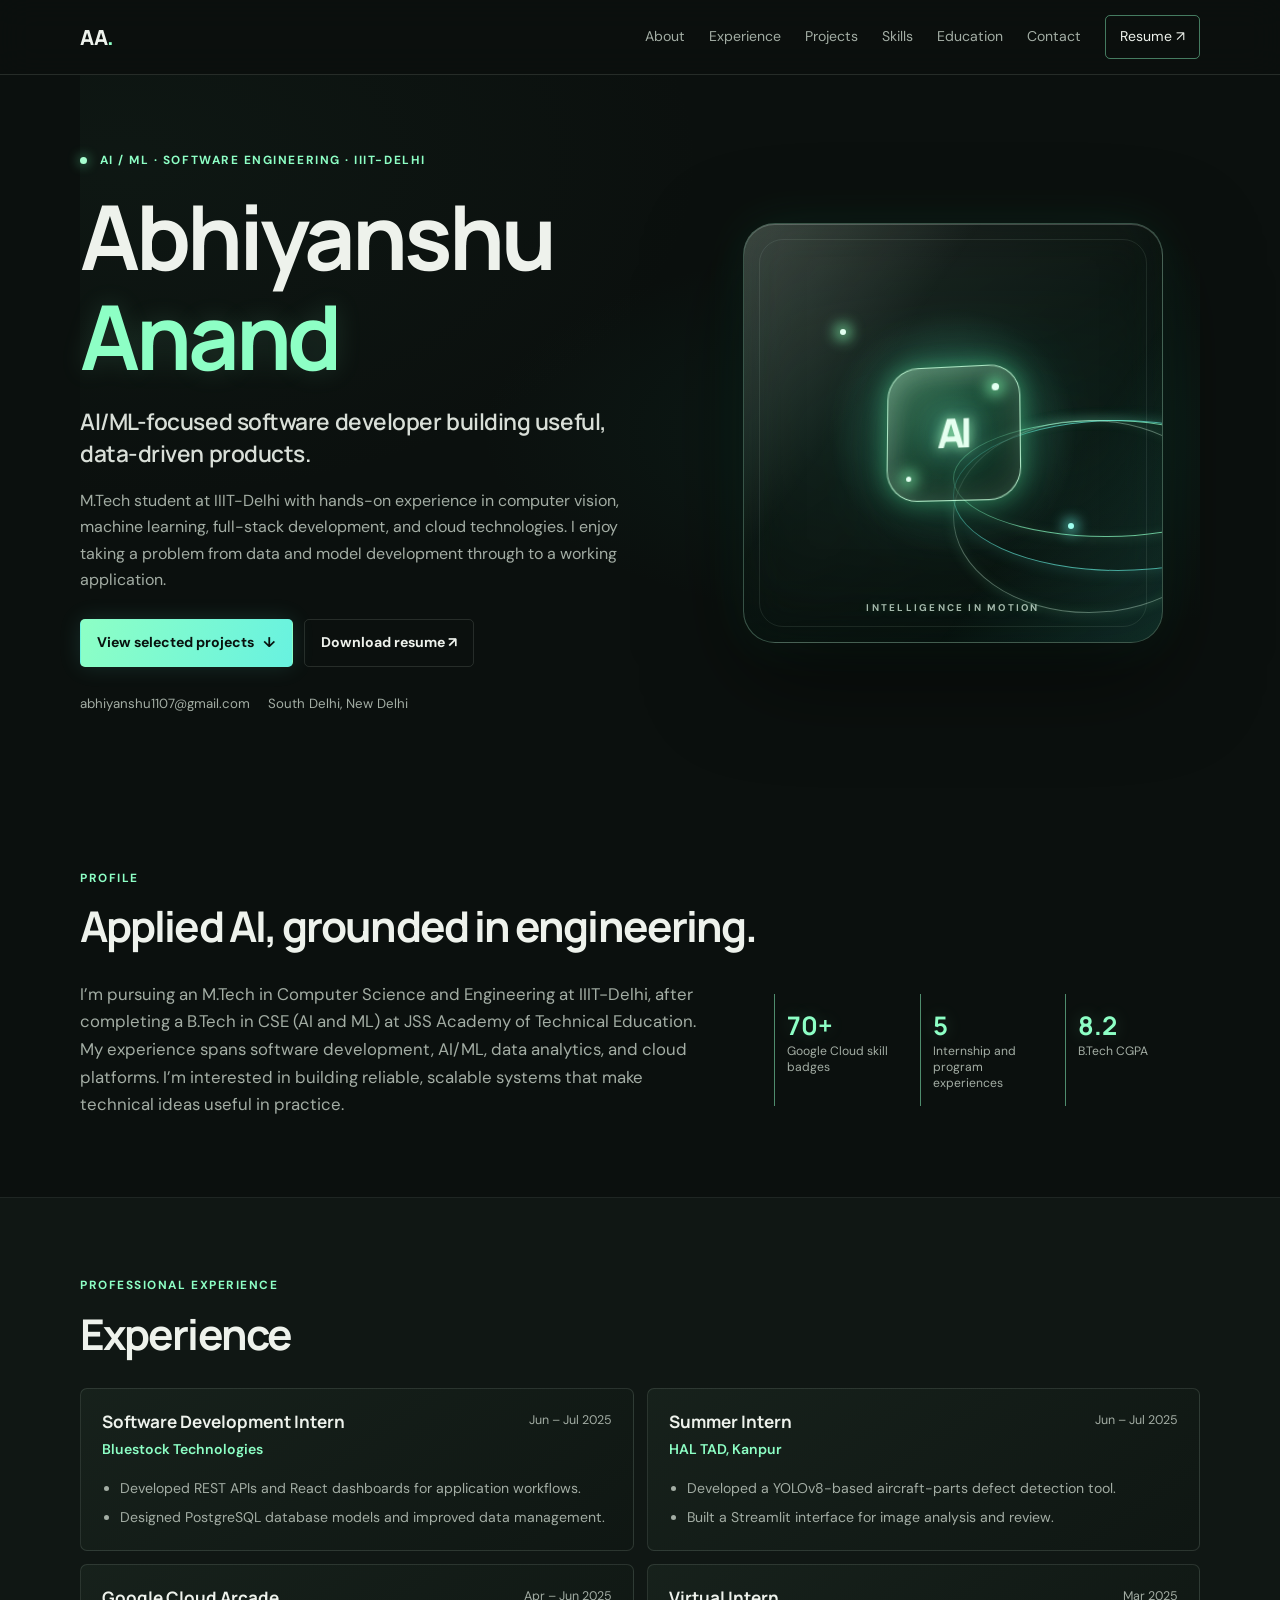
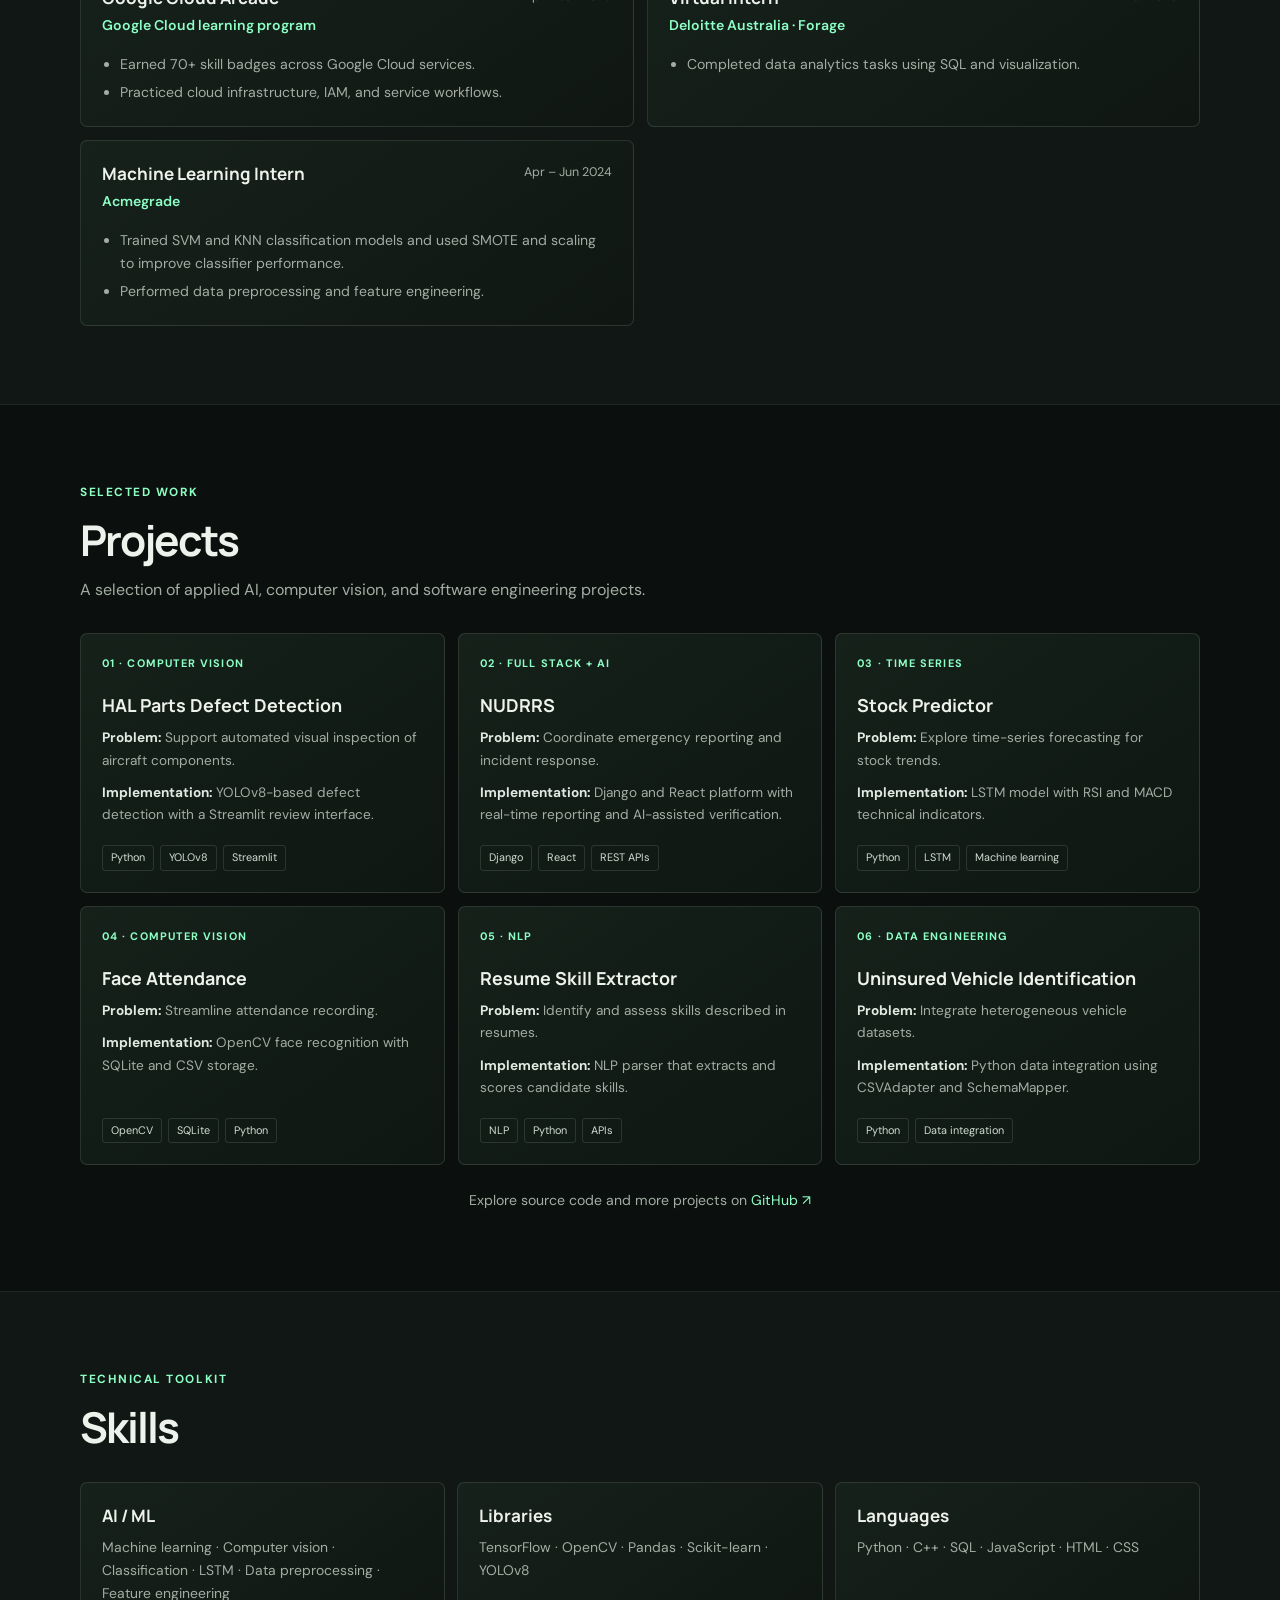
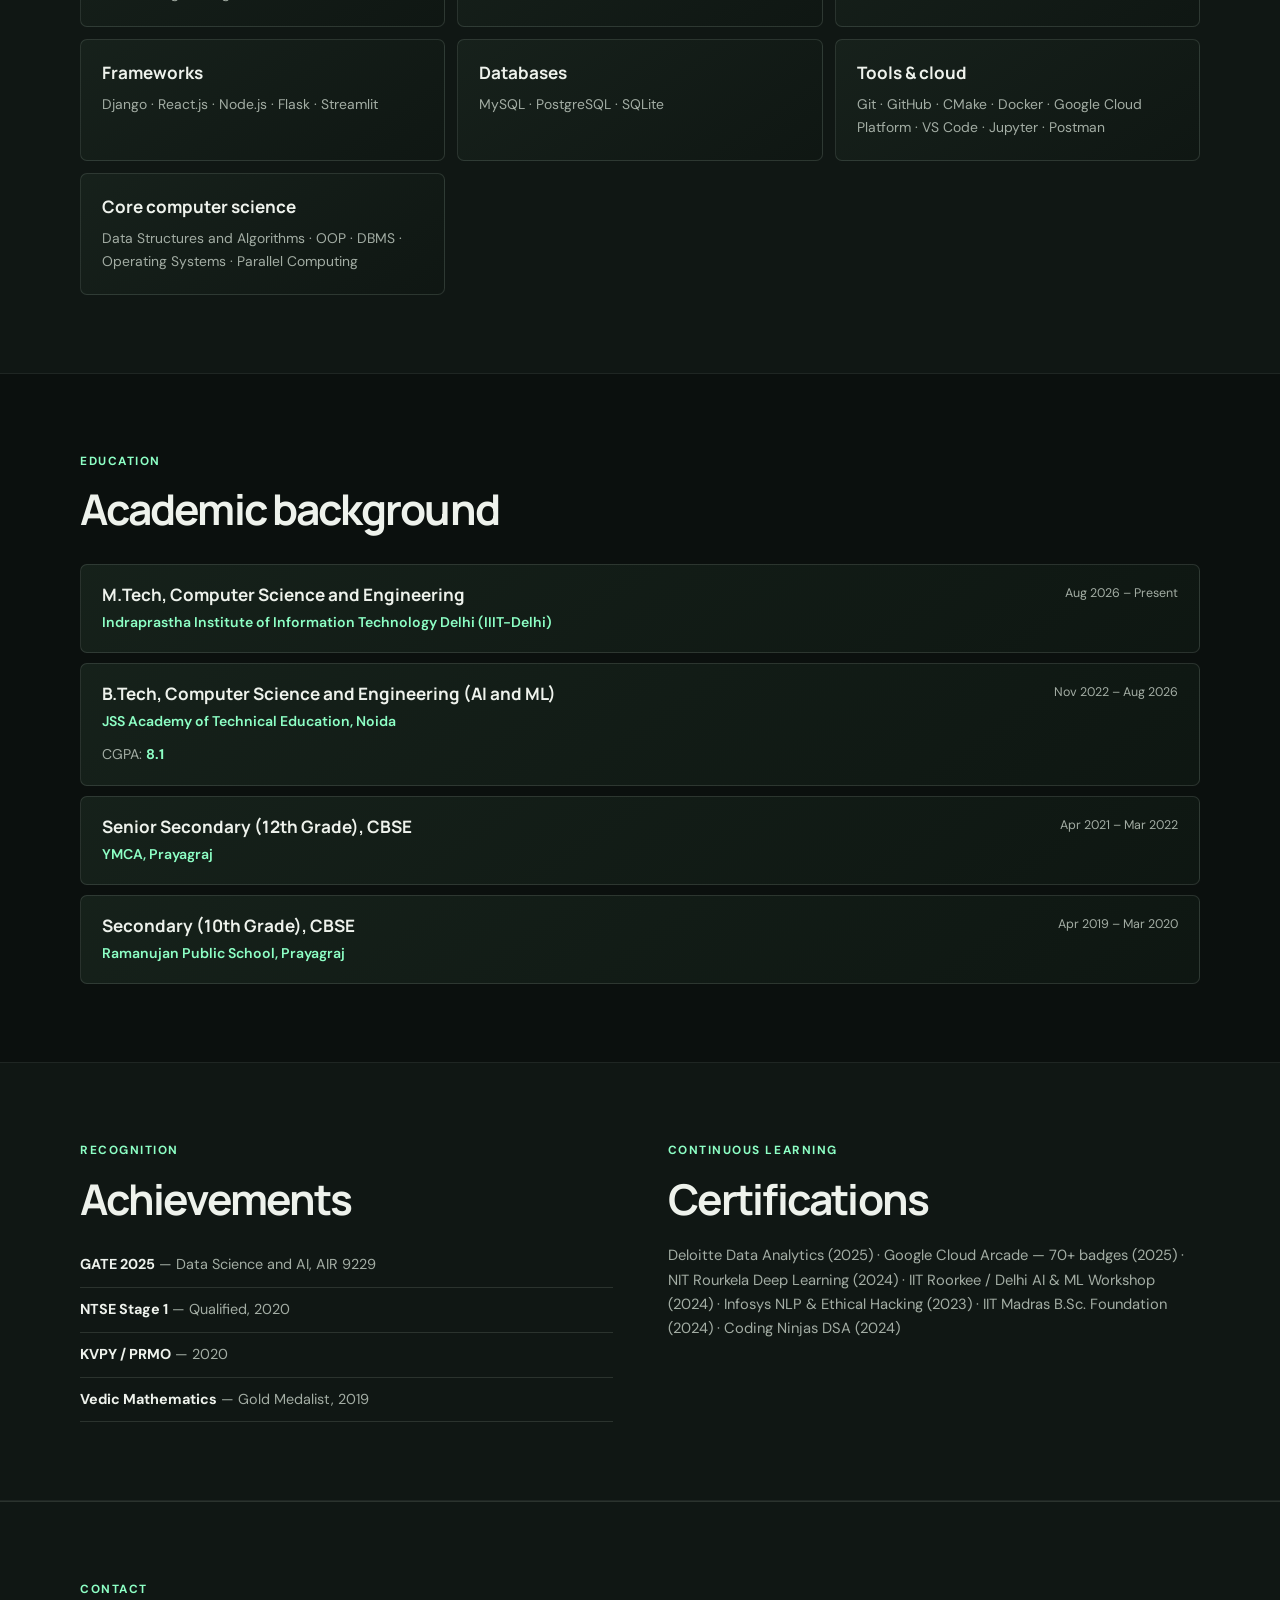
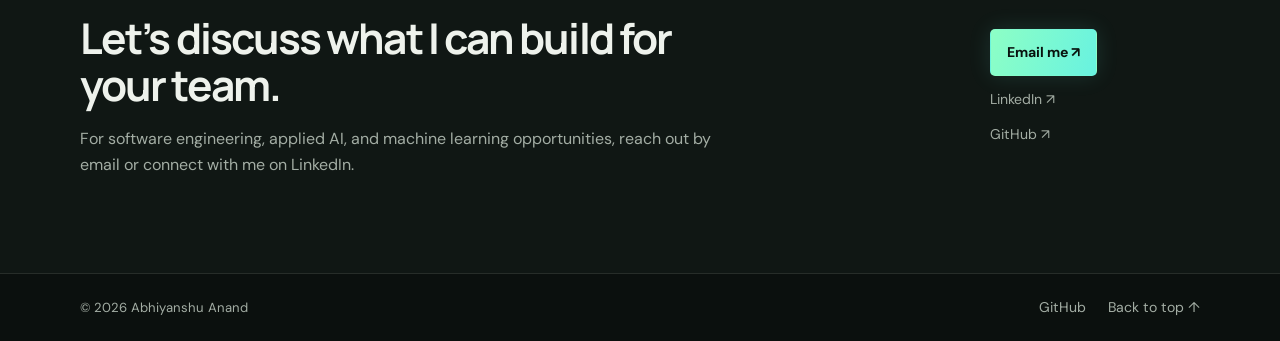
<file: index.html>
<!doctype html>
<html lang="en">
<head>
  <meta charset="utf-8">
  <meta name="viewport" content="width=device-width, initial-scale=1">
  <meta name="description" content="Abhiyanshu Anand — AI/ML and software developer with experience in computer vision, full-stack engineering, machine learning, and data analytics. M.Tech student at IIIT-Delhi.">
  <meta name="theme-color" content="#0b100e">
  <title>Abhiyanshu Anand | AI/ML &amp; Software Developer</title>
  <link rel="preconnect" href="https://fonts.googleapis.com">
  <link rel="preconnect" href="https://fonts.gstatic.com" crossorigin>
  <link href="https://fonts.googleapis.com/css2?family=DM+Sans:wght@400;500;600;700&family=Manrope:wght@500;600;700;800&display=swap" rel="stylesheet">
  <link rel="stylesheet" href="assets/css/portfolio.css">
</head>
<body>
  <header class="site-header"><nav class="nav wrap" aria-label="Main navigation">
    <a class="brand" href="#home" aria-label="Abhiyanshu Anand home">AA<span>.</span></a>
    <button class="menu-toggle" aria-label="Toggle navigation" aria-expanded="false">☰</button>
    <div class="nav-links"><a href="#about">About</a><a href="#experience">Experience</a><a href="#projects">Projects</a><a href="#skills">Skills</a><a href="#education">Education</a><a href="#contact">Contact</a><a class="nav-resume" href="https://drive.google.com/file/d/1zdZJ2i1YPnTq23io3l0Um3FqPWVDU_5a/view?usp=sharing" target="_blank" rel="noopener noreferrer">Resume ↗</a></div>
  </nav></header>
  <main>
    <section class="hero wrap" id="home">
      <div class="hero-copy">
        <p class="eyebrow"><span class="status-dot"></span> AI / ML · Software Engineering · IIIT-Delhi</p>
        <h1>Abhiyanshu<br><span>Anand</span></h1>
        <h2>AI/ML-focused software developer building useful, data-driven products.</h2>
        <p class="lead">M.Tech student at IIIT-Delhi with hands-on experience in computer vision, machine learning, full-stack development, and cloud technologies. I enjoy taking a problem from data and model development through to a working application.</p>
        <div class="hero-actions"><a class="button primary" href="#projects">View selected projects <span aria-hidden="true">↓</span></a><a class="button secondary" href="https://drive.google.com/file/d/1zdZJ2i1YPnTq23io3l0Um3FqPWVDU_5a/view?usp=sharing" target="_blank" rel="noopener noreferrer">Download resume ↗</a></div>
        <div class="quick-links"><a href="mailto:abhiyanshu1107@gmail.com">abhiyanshu1107@gmail.com</a><span>South Delhi, New Delhi</span></div>
      </div>
      <div class="hero-symbol" aria-label="Animated 3D AI emblem" role="img">
        <span class="symbol-orbit orbit-one" aria-hidden="true"></span><span class="symbol-orbit orbit-two" aria-hidden="true"></span><span class="symbol-orbit orbit-three" aria-hidden="true"></span>
        <span class="symbol-node node-one" aria-hidden="true"></span><span class="symbol-node node-two" aria-hidden="true"></span>
        <div class="symbol-core" aria-hidden="true"><span>AI</span><i></i><b></b></div>
        <span class="symbol-caption" aria-hidden="true">INTELLIGENCE IN MOTION</span>
      </div>
    </section>
    <section class="section wrap" id="about">
      <div class="section-heading"><p class="eyebrow">Profile</p><h2>Applied AI, grounded in engineering.</h2></div>
      <div class="about-grid"><p class="section-intro">I’m pursuing an M.Tech in Computer Science and Engineering at IIIT-Delhi, after completing a B.Tech in CSE (AI and ML) at JSS Academy of Technical Education. My experience spans software development, AI/ML, data analytics, and cloud platforms. I’m interested in building reliable, scalable systems that make technical ideas useful in practice.</p><div class="proof-points"><div><strong>70+</strong><span>Google Cloud skill badges</span></div><div><strong>5</strong><span>Internship and program experiences</span></div><div><strong>8.2</strong><span>B.Tech CGPA</span></div></div></div>
    </section>
    <section class="section section-muted" id="experience"><div class="wrap"><div class="section-heading"><p class="eyebrow">Professional experience</p><h2>Experience</h2></div><div class="timeline">
      <article class="timeline-card"><div class="item-top"><div><h3>Software Development Intern</h3><p class="company">Bluestock Technologies</p></div><span class="date">Jun – Jul 2025</span></div><ul><li>Developed REST APIs and React dashboards for application workflows.</li><li>Designed PostgreSQL database models and improved data management.</li></ul></article>
      <article class="timeline-card"><div class="item-top"><div><h3>Summer Intern</h3><p class="company">HAL TAD, Kanpur</p></div><span class="date">Jun – Jul 2025</span></div><ul><li>Developed a YOLOv8-based aircraft-parts defect detection tool.</li><li>Built a Streamlit interface for image analysis and review.</li></ul></article>
      <article class="timeline-card"><div class="item-top"><div><h3>Google Cloud Arcade</h3><p class="company">Google Cloud learning program</p></div><span class="date">Apr – Jun 2025</span></div><ul><li>Earned 70+ skill badges across Google Cloud services.</li><li>Practiced cloud infrastructure, IAM, and service workflows.</li></ul></article>
      <article class="timeline-card"><div class="item-top"><div><h3>Virtual Intern</h3><p class="company">Deloitte Australia · Forage</p></div><span class="date">Mar 2025</span></div><ul><li>Completed data analytics tasks using SQL and visualization.</li></ul></article>
      <article class="timeline-card"><div class="item-top"><div><h3>Machine Learning Intern</h3><p class="company">Acmegrade</p></div><span class="date">Apr – Jun 2024</span></div><ul><li>Trained SVM and KNN classification models and used SMOTE and scaling to improve classifier performance.</li><li>Performed data preprocessing and feature engineering.</li></ul></article>
    </div></div></section>
    <section class="section wrap" id="projects"><div class="section-heading"><p class="eyebrow">Selected work</p><h2>Projects</h2><p class="section-intro">A selection of applied AI, computer vision, and software engineering projects.</p></div><div class="project-grid">
      <article class="project-card"><span class="project-number">01 · COMPUTER VISION</span><h3>HAL Parts Defect Detection</h3><p><strong>Problem:</strong> Support automated visual inspection of aircraft components.</p><p><strong>Implementation:</strong> YOLOv8-based defect detection with a Streamlit review interface.</p><div class="tags"><span>Python</span><span>YOLOv8</span><span>Streamlit</span></div></article>
      <article class="project-card"><span class="project-number">02 · FULL STACK + AI</span><h3>NUDRRS</h3><p><strong>Problem:</strong> Coordinate emergency reporting and incident response.</p><p><strong>Implementation:</strong> Django and React platform with real-time reporting and AI-assisted verification.</p><div class="tags"><span>Django</span><span>React</span><span>REST APIs</span></div></article>
      <article class="project-card"><span class="project-number">03 · TIME SERIES</span><h3>Stock Predictor</h3><p><strong>Problem:</strong> Explore time-series forecasting for stock trends.</p><p><strong>Implementation:</strong> LSTM model with RSI and MACD technical indicators.</p><div class="tags"><span>Python</span><span>LSTM</span><span>Machine learning</span></div></article>
      <article class="project-card"><span class="project-number">04 · COMPUTER VISION</span><h3>Face Attendance</h3><p><strong>Problem:</strong> Streamline attendance recording.</p><p><strong>Implementation:</strong> OpenCV face recognition with SQLite and CSV storage.</p><div class="tags"><span>OpenCV</span><span>SQLite</span><span>Python</span></div></article>
      <article class="project-card"><span class="project-number">05 · NLP</span><h3>Resume Skill Extractor</h3><p><strong>Problem:</strong> Identify and assess skills described in resumes.</p><p><strong>Implementation:</strong> NLP parser that extracts and scores candidate skills.</p><div class="tags"><span>NLP</span><span>Python</span><span>APIs</span></div></article>
      <article class="project-card"><span class="project-number">06 · DATA ENGINEERING</span><h3>Uninsured Vehicle Identification</h3><p><strong>Problem:</strong> Integrate heterogeneous vehicle datasets.</p><p><strong>Implementation:</strong> Python data integration using CSVAdapter and SchemaMapper.</p><div class="tags"><span>Python</span><span>Data integration</span></div></article>
    </div><p class="github-note">Explore source code and more projects on <a href="https://github.com/Abhi110704" target="_blank" rel="noopener noreferrer">GitHub ↗</a></p></section>
    <section class="section section-muted" id="skills"><div class="wrap"><div class="section-heading"><p class="eyebrow">Technical toolkit</p><h2>Skills</h2></div><div class="skill-grid">
      <article class="skill-card"><h3>AI / ML</h3><p>Machine learning · Computer vision · Classification · LSTM · Data preprocessing · Feature engineering</p></article><article class="skill-card"><h3>Libraries</h3><p>TensorFlow · OpenCV · Pandas · Scikit-learn · YOLOv8</p></article><article class="skill-card"><h3>Languages</h3><p>Python · C++ · SQL · JavaScript · HTML · CSS </p></article><article class="skill-card"><h3>Frameworks</h3><p>Django · React.js · Node.js · Flask · Streamlit</p></article><article class="skill-card"><h3>Databases</h3><p>MySQL · PostgreSQL · SQLite</p></article><article class="skill-card"><h3>Tools &amp; cloud</h3><p>Git · GitHub · CMake · Docker · Google Cloud Platform · VS Code · Jupyter · Postman</p></article><article class="skill-card"><h3>Core computer science</h3><p>Data Structures and Algorithms · OOP · DBMS · Operating Systems · Parallel Computing</p></article>
    </div></div></section>
    <section class="section wrap" id="education"><div class="section-heading"><p class="eyebrow">Education</p><h2>Academic background</h2></div><div class="education-list">
      <article class="education-card"><div class="item-top"><div><h3>M.Tech, Computer Science and Engineering</h3><p class="company">Indraprastha Institute of Information Technology Delhi (IIIT-Delhi)</p></div><span class="date">Aug 2026 – Present</span></div></article>
      <article class="education-card"><div class="item-top"><div><h3>B.Tech, Computer Science and Engineering (AI and ML)</h3><p class="company">JSS Academy of Technical Education, Noida</p></div><span class="date">Nov 2022 – Aug 2026</span></div><p class="education-detail">CGPA: <strong>8.1</strong></p></article>
      <article class="education-card"><div class="item-top"><div><h3>Senior Secondary (12th Grade), CBSE</h3><p class="company">YMCA, Prayagraj</p></div><span class="date">Apr 2021 – Mar 2022</span></div></article>
      <article class="education-card"><div class="item-top"><div><h3>Secondary (10th Grade), CBSE</h3><p class="company">Ramanujan Public School, Prayagraj</p></div><span class="date">Apr 2019 – Mar 2020</span></div></article>
    </div></section>
    <section class="section section-muted" id="highlights"><div class="wrap two-column"><div><div class="section-heading"><p class="eyebrow">Recognition</p><h2>Achievements</h2></div><ul class="highlight-list"><li><strong>GATE 2025</strong> — Data Science and AI, AIR 9229</li><li><strong>NTSE Stage 1</strong> — Qualified, 2020</li><li><strong>KVPY / PRMO</strong> — 2020</li><li><strong>Vedic Mathematics</strong> — Gold Medalist, 2019</li></ul></div><div><div class="section-heading"><p class="eyebrow">Continuous learning</p><h2>Certifications</h2></div><p class="cert-list">Deloitte Data Analytics (2025) · Google Cloud Arcade — 70+ badges (2025) · NIT Rourkela Deep Learning (2024) · IIT Roorkee / Delhi AI &amp; ML Workshop (2024) · Infosys NLP &amp; Ethical Hacking (2023) · IIT Madras B.Sc. Foundation (2024) · Coding Ninjas DSA (2024)</p></div></div></section>
    <section class="section contact-section" id="contact"><div class="wrap contact-wrap"><div><p class="eyebrow">Contact</p><h2>Let’s discuss what I can build for your team.</h2><p>For software engineering, applied AI, and machine learning opportunities, reach out by email or connect with me on LinkedIn.</p></div><div class="contact-actions"><a class="button primary" href="mailto:abhiyanshu1107@gmail.com">Email me ↗</a><a href="https://www.linkedin.com/in/abhiyanshu-anand-617963281" target="_blank" rel="noopener noreferrer">LinkedIn ↗</a><a href="https://github.com/Abhi110704" target="_blank" rel="noopener noreferrer">GitHub ↗</a></div></div></section>
  </main>
  <footer class="footer"><div class="wrap footer-inner"><span>© <span id="year">2026</span> Abhiyanshu Anand</span><a href="https://github.com/Abhi110704" target="_blank" rel="noopener noreferrer">GitHub</a><a href="#home">Back to top ↑</a></div></footer>
  <script>
    const toggle=document.querySelector('.menu-toggle');
    const links=document.querySelector('.nav-links');
    toggle.addEventListener('click',()=>{const expanded=toggle.getAttribute('aria-expanded')==='true';toggle.setAttribute('aria-expanded',String(!expanded));links.classList.toggle('open')});
    links.querySelectorAll('a').forEach(link=>link.addEventListener('click',()=>{links.classList.remove('open');toggle.setAttribute('aria-expanded','false')}));
    document.querySelector('#year').textContent=new Date().getFullYear();
    const emblem=document.querySelector('.hero-symbol');
    const reduceMotion=window.matchMedia('(prefers-reduced-motion: reduce)').matches;
    if(emblem&&!reduceMotion&&window.matchMedia('(hover: hover) and (pointer: fine)').matches){
      emblem.addEventListener('pointermove',event=>{const box=emblem.getBoundingClientRect();const x=(event.clientX-box.left)/box.width-.5;const y=(event.clientY-box.top)/box.height-.5;emblem.style.setProperty('--tilt-x',`${-y*18}deg`);emblem.style.setProperty('--tilt-y',`${x*22}deg`);emblem.style.setProperty('--glow-x',`${(x+.5)*100}%`);emblem.style.setProperty('--glow-y',`${(y+.5)*100}%`)});
      emblem.addEventListener('pointerleave',()=>{emblem.style.setProperty('--tilt-x','0deg');emblem.style.setProperty('--tilt-y','0deg');emblem.style.setProperty('--glow-x','50%');emblem.style.setProperty('--glow-y','50%')});
    }
  </script>
</body>
</html>
</file>
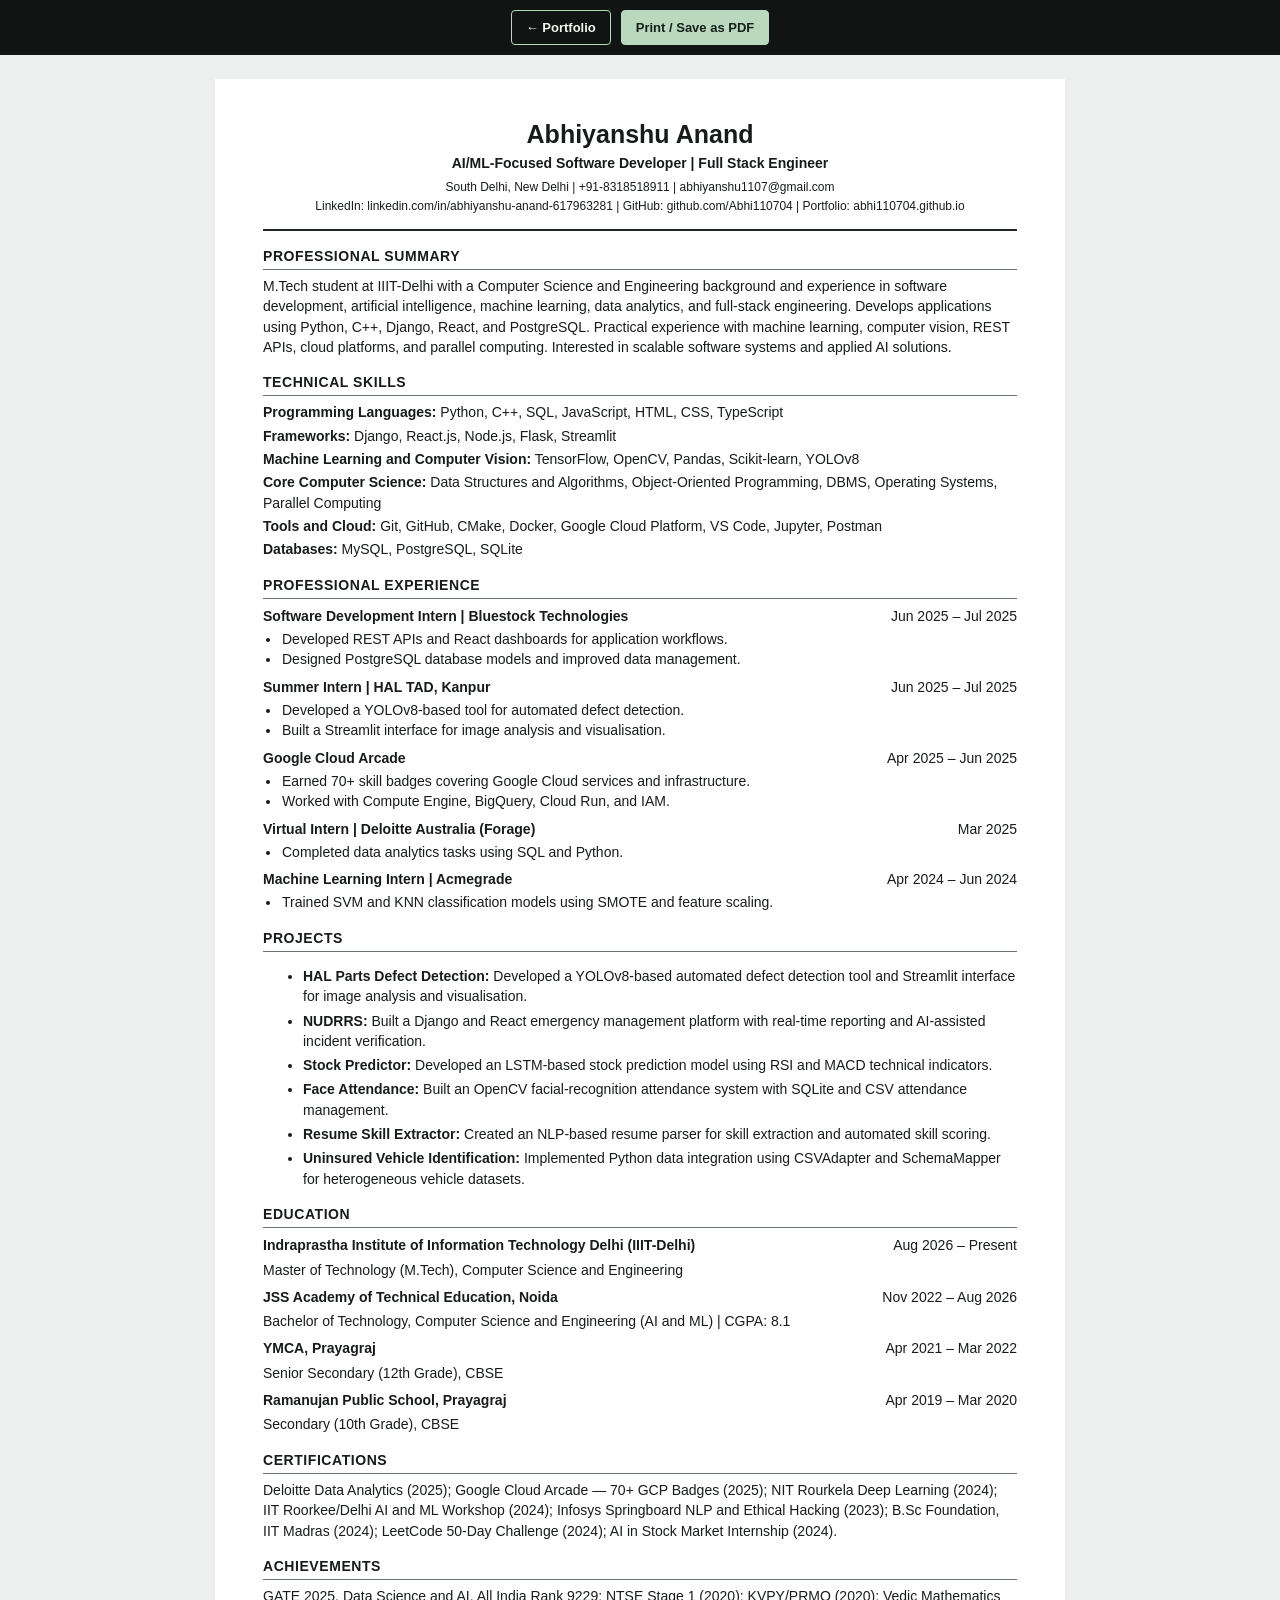
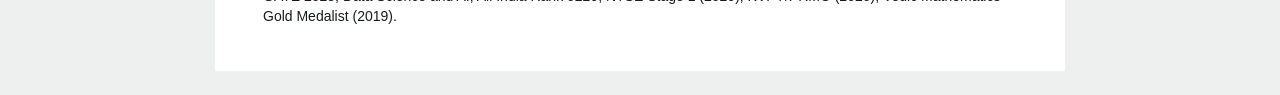
<file: resume.html>
<!doctype html>
<html lang="en">
<head>
  <meta charset="utf-8">
  <meta name="viewport" content="width=device-width, initial-scale=1">
  <meta name="description" content="ATS-friendly resume of Abhiyanshu Anand, AI/ML and software developer.">
  <title>Abhiyanshu Anand - Resume</title>
  <style>
    *{box-sizing:border-box}body{margin:0;background:#edf0ee;color:#171c19;font:14px/1.45 Arial,Helvetica,sans-serif}.actions{position:sticky;top:0;padding:10px;text-align:center;background:#101513}.actions a,.actions button{display:inline-block;margin:0 5px;padding:9px 14px;border:1px solid #b9d8bd;border-radius:4px;background:#b9d8bd;color:#152019;font:600 13px Arial,sans-serif;text-decoration:none;cursor:pointer}.actions a{background:transparent;color:#f2f4ef}.page{width:min(850px,calc(100% - 32px));margin:24px auto;padding:40px 48px;background:#fff}.header{text-align:center;border-bottom:2px solid #202824;padding-bottom:12px}.header h1{margin:0;font-size:25px;line-height:1.2}.role{margin:4px 0;font-weight:700}.contact{margin:5px 0 0;font-size:12px;line-height:1.6}.contact a{color:inherit;text-decoration:none}.section{margin-top:15px}.section h2{margin:0 0 6px;padding-bottom:3px;border-bottom:1px solid #69716b;font-size:14px;text-transform:uppercase;letter-spacing:.04em}.section p{margin:4px 0}.row{display:flex;justify-content:space-between;gap:12px}.date{white-space:nowrap}.entry{margin:7px 0}.entry ul{margin:3px 0;padding-left:18px}.entry li{padding-left:1px}.skills p{margin:3px 0}.projects li,.certs li{margin:4px 0}.education-entry,.entry{break-inside:avoid}
    @media(max-width:600px){.page{margin:12px auto;padding:24px 18px}.row{display:block}.date{display:block}.contact{line-height:1.8}}
    @media print{@page{size:A4;margin:12mm}body{background:#fff;font-size:10pt}.actions{display:none}.page{width:auto;margin:0;padding:0}.section{margin-top:11px}.header{padding-bottom:8px}.header h1{font-size:20pt}.section h2{font-size:10.5pt}a{color:inherit;text-decoration:none}}
  </style>
</head>
<body>
  <div class="actions"><a href="index.html">← Portfolio</a><button type="button" onclick="window.print()">Print / Save as PDF</button></div>
  <main class="page">
    <header class="header">
      <h1>Abhiyanshu Anand</h1>
      <p class="role">AI/ML-Focused Software Developer | Full Stack Engineer</p>
      <p class="contact">South Delhi, New Delhi | <a href="tel:+918318518911">+91-8318518911</a> | <a href="mailto:abhiyanshu1107@gmail.com">abhiyanshu1107@gmail.com</a><br>
        <a href="https://www.linkedin.com/in/abhiyanshu-anand-617963281">LinkedIn: linkedin.com/in/abhiyanshu-anand-617963281</a> |
        <a href="https://github.com/Abhi110704">GitHub: github.com/Abhi110704</a> |
        <a href="https://abhi110704.github.io/">Portfolio: abhi110704.github.io</a></p>
    </header>
    <section class="section"><h2>Professional Summary</h2><p>M.Tech student at IIIT-Delhi with a Computer Science and Engineering background and experience in software development, artificial intelligence, machine learning, data analytics, and full-stack engineering. Develops applications using Python, C++, Django, React, and PostgreSQL. Practical experience with machine learning, computer vision, REST APIs, cloud platforms, and parallel computing. Interested in scalable software systems and applied AI solutions.</p></section>
    <section class="section"><h2>Technical Skills</h2><div class="skills"><p><strong>Programming Languages:</strong> Python, C++, SQL, JavaScript, HTML, CSS, TypeScript</p><p><strong>Frameworks:</strong> Django, React.js, Node.js, Flask, Streamlit</p><p><strong>Machine Learning and Computer Vision:</strong> TensorFlow, OpenCV, Pandas, Scikit-learn, YOLOv8</p><p><strong>Core Computer Science:</strong> Data Structures and Algorithms, Object-Oriented Programming, DBMS, Operating Systems, Parallel Computing</p><p><strong>Tools and Cloud:</strong> Git, GitHub, CMake, Docker, Google Cloud Platform, VS Code, Jupyter, Postman</p><p><strong>Databases:</strong> MySQL, PostgreSQL, SQLite</p></div></section>
    <section class="section"><h2>Professional Experience</h2>
      <div class="entry"><div class="row"><strong>Software Development Intern | Bluestock Technologies</strong><span class="date">Jun 2025 – Jul 2025</span></div><ul><li>Developed REST APIs and React dashboards for application workflows.</li><li>Designed PostgreSQL database models and improved data management.</li></ul></div>
      <div class="entry"><div class="row"><strong>Summer Intern | HAL TAD, Kanpur</strong><span class="date">Jun 2025 – Jul 2025</span></div><ul><li>Developed a YOLOv8-based tool for automated defect detection.</li><li>Built a Streamlit interface for image analysis and visualisation.</li></ul></div>
      <div class="entry"><div class="row"><strong>Google Cloud Arcade</strong><span class="date">Apr 2025 – Jun 2025</span></div><ul><li>Earned 70+ skill badges covering Google Cloud services and infrastructure.</li><li>Worked with Compute Engine, BigQuery, Cloud Run, and IAM.</li></ul></div>
      <div class="entry"><div class="row"><strong>Virtual Intern | Deloitte Australia (Forage)</strong><span class="date">Mar 2025</span></div><ul><li>Completed data analytics tasks using SQL and Python.</li></ul></div>
      <div class="entry"><div class="row"><strong>Machine Learning Intern | Acmegrade</strong><span class="date">Apr 2024 – Jun 2024</span></div><ul><li>Trained SVM and KNN classification models using SMOTE and feature scaling.</li></ul></div>
    </section>
    <section class="section projects"><h2>Projects</h2><ul>
      <li><strong>HAL Parts Defect Detection:</strong> Developed a YOLOv8-based automated defect detection tool and Streamlit interface for image analysis and visualisation.</li>
      <li><strong>NUDRRS:</strong> Built a Django and React emergency management platform with real-time reporting and AI-assisted incident verification.</li>
      <li><strong>Stock Predictor:</strong> Developed an LSTM-based stock prediction model using RSI and MACD technical indicators.</li>
      <li><strong>Face Attendance:</strong> Built an OpenCV facial-recognition attendance system with SQLite and CSV attendance management.</li>
      <li><strong>Resume Skill Extractor:</strong> Created an NLP-based resume parser for skill extraction and automated skill scoring.</li>
      <li><strong>Uninsured Vehicle Identification:</strong> Implemented Python data integration using CSVAdapter and SchemaMapper for heterogeneous vehicle datasets.</li>
    </ul></section>
    <section class="section"><h2>Education</h2>
      <div class="entry"><div class="row"><strong>Indraprastha Institute of Information Technology Delhi (IIIT-Delhi)</strong><span class="date">Aug 2026 – Present</span></div><p>Master of Technology (M.Tech), Computer Science and Engineering</p></div>
      <div class="entry"><div class="row"><strong>JSS Academy of Technical Education, Noida</strong><span class="date">Nov 2022 – Aug 2026</span></div><p>Bachelor of Technology, Computer Science and Engineering (AI and ML) | CGPA: 8.1</p></div>
      <div class="entry"><div class="row"><strong>YMCA, Prayagraj</strong><span class="date">Apr 2021 – Mar 2022</span></div><p>Senior Secondary (12th Grade), CBSE</p></div>
      <div class="entry"><div class="row"><strong>Ramanujan Public School, Prayagraj</strong><span class="date">Apr 2019 – Mar 2020</span></div><p>Secondary (10th Grade), CBSE</p></div>
    </section>
    <section class="section certs"><h2>Certifications</h2><p>Deloitte Data Analytics (2025); Google Cloud Arcade — 70+ GCP Badges (2025); NIT Rourkela Deep Learning (2024); IIT Roorkee/Delhi AI and ML Workshop (2024); Infosys Springboard NLP and Ethical Hacking (2023); B.Sc Foundation, IIT Madras (2024); LeetCode 50-Day Challenge (2024); AI in Stock Market Internship (2024).</p></section>
    <section class="section"><h2>Achievements</h2><p>GATE 2025, Data Science and AI, All India Rank 9229; NTSE Stage 1 (2020); KVPY/PRMO (2020); Vedic Mathematics Gold Medalist (2019).</p></section>
  </main>
</body>
</html>
</file>
<file: assets/css/portfolio.css>
/* Dark cyberpunk portfolio, with a responsive glass 3D emblem and no profile image */
:root{color-scheme:dark;--bg:#0b100e;--surface:#121a17;--surface-2:#18231e;--text:#eef2ec;--muted:#a3ada4;--accent:#8dffc5;--cyan:#68f2e0;--line:rgba(220,239,225,.13);--max:1120px}
*{box-sizing:border-box}html{scroll-behavior:smooth;scroll-padding-top:88px}body{margin:0;background:var(--bg);color:var(--text);font:400 16px/1.65 'DM Sans',sans-serif}a{color:inherit}.wrap{width:min(var(--max),calc(100% - 48px));margin-inline:auto}
.site-header{position:sticky;top:0;z-index:10;background:rgba(11,16,14,.91);backdrop-filter:blur(16px);border-bottom:1px solid var(--line)}.nav{min-height:74px;display:flex;align-items:center;justify-content:space-between}.brand{font:800 1.3rem 'Manrope',sans-serif;letter-spacing:-.04em;text-decoration:none}.brand span{color:var(--accent)}.nav-links{display:flex;align-items:center;gap:24px}.nav-links a,.footer a{color:var(--muted);font-size:.88rem;text-decoration:none;transition:color .2s}.nav-links a:hover,.footer a:hover,.github-note a:hover{color:var(--accent)}.nav-links .nav-resume{padding:9px 14px;border:1px solid rgba(141,255,197,.45);border-radius:5px;color:var(--text)}.menu-toggle{display:none;background:none;border:0;color:var(--text);font-size:1.5rem}
.hero{position:relative;min-height:690px;display:grid;grid-template-columns:1.08fr .92fr;align-items:center;gap:48px;padding-block:76px}.hero::before{content:"";position:absolute;z-index:-1;inset:0;pointer-events:none;background:radial-gradient(ellipse at 82% 50%,rgba(24,113,91,.16),transparent 40%),radial-gradient(ellipse at 4% 12%,rgba(37,76,58,.12),transparent 38%)}.eyebrow{margin:0 0 15px;color:var(--accent);font-size:.74rem;font-weight:700;letter-spacing:.13em;text-transform:uppercase}.status-dot{display:inline-block;width:7px;height:7px;margin-right:8px;border-radius:50%;background:#a7ffd0;box-shadow:0 0 12px rgba(104,255,176,.85)}.hero h1,.section-heading h2,.contact-wrap h2{font-family:'Manrope',sans-serif;line-height:1.12;letter-spacing:-.045em}.hero h1{margin:0 0 20px;font-size:clamp(3.2rem,7vw,5.6rem);font-weight:700}.hero h1 span{color:var(--accent);text-shadow:0 0 26px rgba(141,255,197,.15)}.hero h2{max-width:620px;margin:0 0 18px;color:#d9dfd8;font:600 clamp(1.13rem,2.2vw,1.42rem)/1.4 'Manrope',sans-serif;letter-spacing:-.02em}.lead{max-width:630px;margin-bottom:25px;color:var(--muted);font-size:1rem}.hero-actions{display:flex;flex-wrap:wrap;gap:11px;margin:26px 0}.button{display:inline-flex;align-items:center;justify-content:center;gap:9px;padding:11px 16px;border:1px solid transparent;border-radius:5px;text-decoration:none;font-size:.88rem;font-weight:700;transition:background .2s,color .2s,border-color .2s,transform .2s}.button.primary{background:linear-gradient(110deg,var(--accent),var(--cyan));color:#08120e;box-shadow:0 0 22px rgba(104,242,224,.13)}.button.primary:hover{background:#c5ffe1;transform:translateY(-2px);box-shadow:0 0 30px rgba(104,242,224,.22)}.button.secondary{border-color:var(--line);color:var(--text)}.button.secondary:hover{border-color:var(--accent);color:var(--accent);transform:translateY(-2px)}.quick-links{display:flex;flex-wrap:wrap;gap:18px;color:var(--muted);font-size:.83rem}.quick-links a{text-decoration:none}
/* 3D glassmorphism AI card, CSS-only: the site does not load or display a portrait */
.hero-symbol{--tilt-x:0deg;--tilt-y:0deg;--glow-x:50%;--glow-y:50%;position:relative;isolation:isolate;justify-self:center;display:grid;place-items:center;width:min(100%,420px);aspect-ratio:1;border:1px solid rgba(180,255,216,.27);border-radius:32px;overflow:hidden;background:linear-gradient(145deg,rgba(228,255,238,.105),rgba(22,44,34,.24) 45%,rgba(8,19,15,.74));box-shadow:inset 0 1px 0 rgba(255,255,255,.2),inset 0 -30px 60px rgba(4,17,12,.3),0 32px 95px rgba(0,0,0,.52),0 0 50px rgba(63,255,180,.09);backdrop-filter:blur(22px);perspective:1100px;transform-style:preserve-3d;transform:perspective(1100px) rotateX(var(--tilt-x)) rotateY(var(--tilt-y));transition:transform .16s ease-out,box-shadow .3s ease,border-color .3s ease;will-change:transform}.hero-symbol::before{content:"";position:absolute;inset:-1px;z-index:-1;border-radius:inherit;background:radial-gradient(circle at var(--glow-x) var(--glow-y),rgba(113,255,190,.23),transparent 42%),linear-gradient(125deg,rgba(220,255,232,.16),transparent 34%,transparent 68%,rgba(88,245,222,.12));pointer-events:none}.hero-symbol::after{content:"";position:absolute;inset:15px;border:1px solid rgba(221,255,234,.09);border-radius:24px;pointer-events:none}.hero-symbol:hover{border-color:rgba(141,255,197,.52);box-shadow:inset 0 1px 0 rgba(255,255,255,.25),0 40px 110px rgba(0,0,0,.58),0 0 72px rgba(63,255,180,.17)}.symbol-orbit{position:absolute;left:50%;top:47%;width:73%;height:28%;border:1px solid rgba(141,255,197,.72);border-radius:50%;box-shadow:0 0 14px rgba(141,255,197,.15),inset 0 0 12px rgba(141,255,197,.08);transform-style:preserve-3d;pointer-events:none}.orbit-one{animation:orbit-one 7s linear infinite}.orbit-two{width:79%;height:36%;border-color:rgba(104,242,224,.65);box-shadow:0 0 16px rgba(104,242,224,.17);animation:orbit-two 9s linear infinite}.orbit-three{width:65%;height:46%;border-color:rgba(211,255,228,.38);animation:orbit-three 12s linear infinite}.symbol-core{position:relative;z-index:1;display:grid;place-items:center;width:128px;height:128px;border:1px solid rgba(195,255,218,.88);border-radius:30px;background:linear-gradient(145deg,rgba(145,255,191,.31),rgba(38,112,77,.29) 42%,rgba(10,30,22,.95));box-shadow:inset 0 0 32px rgba(192,255,210,.2),inset 7px 7px 20px rgba(255,255,255,.1),0 0 22px rgba(90,255,164,.42),0 0 65px rgba(71,243,210,.24),0 25px 48px rgba(0,0,0,.52);transform:translateZ(70px) rotateX(10deg) rotateY(-12deg);animation:core-float 5s ease-in-out infinite}.symbol-core span{font:800 2.4rem/1 'Manrope',sans-serif;letter-spacing:-.09em;color:#e5fff0;text-shadow:0 0 12px rgba(169,255,191,.9),0 0 32px rgba(104,242,224,.8)}.symbol-core i,.symbol-core b,.symbol-node{position:absolute;width:7px;height:7px;border-radius:50%;background:#e2fff0;box-shadow:0 0 14px 5px rgba(133,255,179,.75)}.symbol-core i{top:17px;right:19px}.symbol-core b{bottom:18px;left:18px;width:5px;height:5px}.symbol-node{z-index:2;width:6px;height:6px}.node-one{top:25%;left:23%;animation:node-blink 2.8s ease-in-out infinite}.node-two{right:21%;bottom:27%;background:#9ffff0;box-shadow:0 0 13px 4px rgba(104,242,224,.8);animation:node-blink 3.4s ease-in-out infinite reverse}.symbol-caption{position:absolute;bottom:26px;color:rgba(224,246,231,.72);font-size:.61rem;font-weight:700;letter-spacing:.23em;text-align:center;text-shadow:0 0 12px rgba(141,255,197,.24)}
.section{padding-block:78px}.section-muted{background:#101714;border-block:1px solid rgba(222,239,225,.07)}.section-heading{margin-bottom:30px}.section-heading h2,.contact-wrap h2{margin:0 0 12px;font-size:clamp(1.9rem,4vw,2.65rem)}.section-intro{max-width:710px;margin:0;color:var(--muted);font-size:1rem}.about-grid{display:grid;grid-template-columns:1.2fr .8fr;gap:56px;align-items:center}.about-grid>.section-intro{font-size:1.05rem}.proof-points{display:grid;grid-template-columns:repeat(3,1fr);gap:10px}.proof-points>div{padding:14px 12px;border-left:1px solid rgba(141,255,197,.52)}.proof-points strong{display:block;color:var(--accent);font:700 1.6rem 'Manrope',sans-serif;text-shadow:0 0 18px rgba(141,255,197,.2)}.proof-points span{display:block;color:var(--muted);font-size:.76rem;line-height:1.35}
.timeline{display:grid;grid-template-columns:repeat(2,1fr);gap:13px}.timeline-card,.project-card,.skill-card,.education-card{padding:21px;border:1px solid var(--line);border-radius:7px;background:linear-gradient(145deg,rgba(23,34,28,.94),rgba(15,23,19,.94));transition:border-color .2s,transform .2s,box-shadow .2s}.timeline-card:hover,.project-card:hover,.skill-card:hover,.education-card:hover{border-color:rgba(141,255,197,.48);transform:translateY(-3px);box-shadow:0 14px 34px rgba(0,0,0,.22)}.item-top{display:flex;justify-content:space-between;align-items:flex-start;gap:16px}.item-top h3,.project-card h3,.skill-card h3{margin:0 0 5px;font:700 1.07rem/1.35 'Manrope',sans-serif}.company{margin:0;color:var(--accent);font-size:.88rem;font-weight:600}.date{flex-shrink:0;color:var(--muted);font-size:.78rem}.timeline-card ul{margin:16px 0 0;padding-left:18px;color:var(--muted);font-size:.88rem}.timeline-card li+li{margin-top:5px}
.project-grid{display:grid;grid-template-columns:repeat(3,1fr);gap:13px}.project-card{min-height:248px;display:flex;flex-direction:column}.project-number{margin-bottom:20px;color:var(--accent);font-size:.68rem;font-weight:700;letter-spacing:.1em}.project-card h3{font-size:1.12rem}.project-card p{margin:5px 0;color:var(--muted);font-size:.85rem}.project-card p strong{color:#e1e9e2}.skill-card p{color:var(--muted);font-size:.87rem}.tags{display:flex;flex-wrap:wrap;gap:6px;margin-top:auto;padding-top:13px}.tags span{padding:3px 8px;border:1px solid var(--line);border-radius:3px;color:#d0ddd3;font-size:.68rem}.github-note{margin:24px 0 0;color:var(--muted);text-align:center;font-size:.88rem}.github-note a{color:var(--accent);text-decoration:none}
.skill-grid{display:grid;grid-template-columns:repeat(3,1fr);gap:12px}.skill-card h3{margin-bottom:9px;color:var(--text)}.skill-card p{margin:0}.education-list{display:grid;gap:10px}.education-card{padding:18px 21px}.education-detail{margin:10px 0 0;color:var(--muted);font-size:.88rem}.education-detail strong{color:var(--accent)}.two-column{display:grid;grid-template-columns:1fr 1fr;gap:55px}.two-column .section-heading{margin-bottom:20px}.highlight-list{margin:0;padding:0;list-style:none}.highlight-list li{padding:10px 0;border-bottom:1px solid var(--line);color:var(--muted);font-size:.9rem}.highlight-list strong{color:var(--text)}.cert-list{color:var(--muted);font-size:.92rem}.contact-section{background:#101714;border-top:1px solid var(--line)}.contact-wrap{display:flex;align-items:center;justify-content:space-between;gap:36px}.contact-wrap>div:first-child{max-width:660px}.contact-wrap p:not(.eyebrow){color:var(--muted)}.contact-actions{display:flex;flex-direction:column;align-items:flex-start;gap:12px;min-width:210px}.contact-actions>a:not(.button){color:var(--muted);font-size:.88rem;text-decoration:none}.contact-actions>a:not(.button):hover{color:var(--accent)}.footer{padding:22px 0;border-top:1px solid var(--line)}.footer-inner{display:flex;align-items:center;gap:22px;color:var(--muted);font-size:.82rem}.footer-inner span{margin-right:auto}
@keyframes orbit-one{from{transform:translate(-50%,-50%) rotateX(65deg) rotateZ(0)}to{transform:translate(-50%,-50%) rotateX(65deg) rotateZ(360deg)}}@keyframes orbit-two{from{transform:translate(-50%,-50%) rotateX(67deg) rotateY(18deg) rotateZ(360deg)}to{transform:translate(-50%,-50%) rotateX(67deg) rotateY(18deg) rotateZ(0)}}@keyframes orbit-three{from{transform:translate(-50%,-50%) rotateX(74deg) rotateY(55deg) rotateZ(0)}to{transform:translate(-50%,-50%) rotateX(74deg) rotateY(55deg) rotateZ(360deg)}}@keyframes core-float{0%,100%{transform:translateZ(66px) rotateX(9deg) rotateY(-12deg)}50%{transform:translateZ(82px) rotateX(-9deg) rotateY(12deg)}}@keyframes node-blink{0%,100%{opacity:.45;scale:.7}50%{opacity:1;scale:1.25}}
@media(max-width:900px){.hero{grid-template-columns:1fr .82fr;gap:30px;min-height:590px}.hero-symbol{width:min(100%,360px)}.about-grid{grid-template-columns:1fr;gap:26px}.project-grid,.skill-grid{grid-template-columns:repeat(2,1fr)}.nav-links{gap:14px}.nav-links a{font-size:.8rem}}
@media(max-width:650px){.wrap{width:min(var(--max),calc(100% - 32px))}.nav{min-height:66px}.menu-toggle{display:block}.nav-links{position:absolute;top:66px;left:0;right:0;display:none;align-items:stretch;gap:0;padding:10px 16px 16px;background:var(--bg);border-bottom:1px solid var(--line)}.nav-links.open{display:flex;flex-direction:column}.nav-links a{padding:10px 4px}.nav-links .nav-resume{margin-top:7px;text-align:center}.hero{grid-template-columns:1fr;gap:28px;min-height:unset;padding-block:58px}.hero h1{font-size:clamp(3rem,15vw,4.4rem)}.hero-symbol{width:min(78vw,330px);margin:0 auto}.section{padding-block:60px}.timeline,.project-grid,.skill-grid,.two-column{grid-template-columns:1fr}.item-top{flex-direction:column;gap:7px}.contact-wrap{align-items:flex-start;flex-direction:column}.contact-actions{gap:10px}.footer-inner{flex-wrap:wrap}.footer-inner span{width:100%;margin:0}.quick-links{flex-direction:column;gap:4px}.proof-points{max-width:460px}}
@media(max-width:380px){.hero-symbol{width:min(76vw,290px);border-radius:26px}.symbol-core{width:106px;height:106px}.symbol-caption{font-size:.53rem;letter-spacing:.17em}}
@media(hover:hover) and (pointer:fine){.hero-symbol:hover{box-shadow:inset 0 1px 0 rgba(255,255,255,.27),0 42px 115px rgba(0,0,0,.62),0 0 90px rgba(63,255,180,.2)}}
@media(prefers-reduced-motion:reduce){html{scroll-behavior:auto}*,*::before,*::after{transition:none!important;animation:none!important}.hero-symbol{transform:none!important}}
</file>
